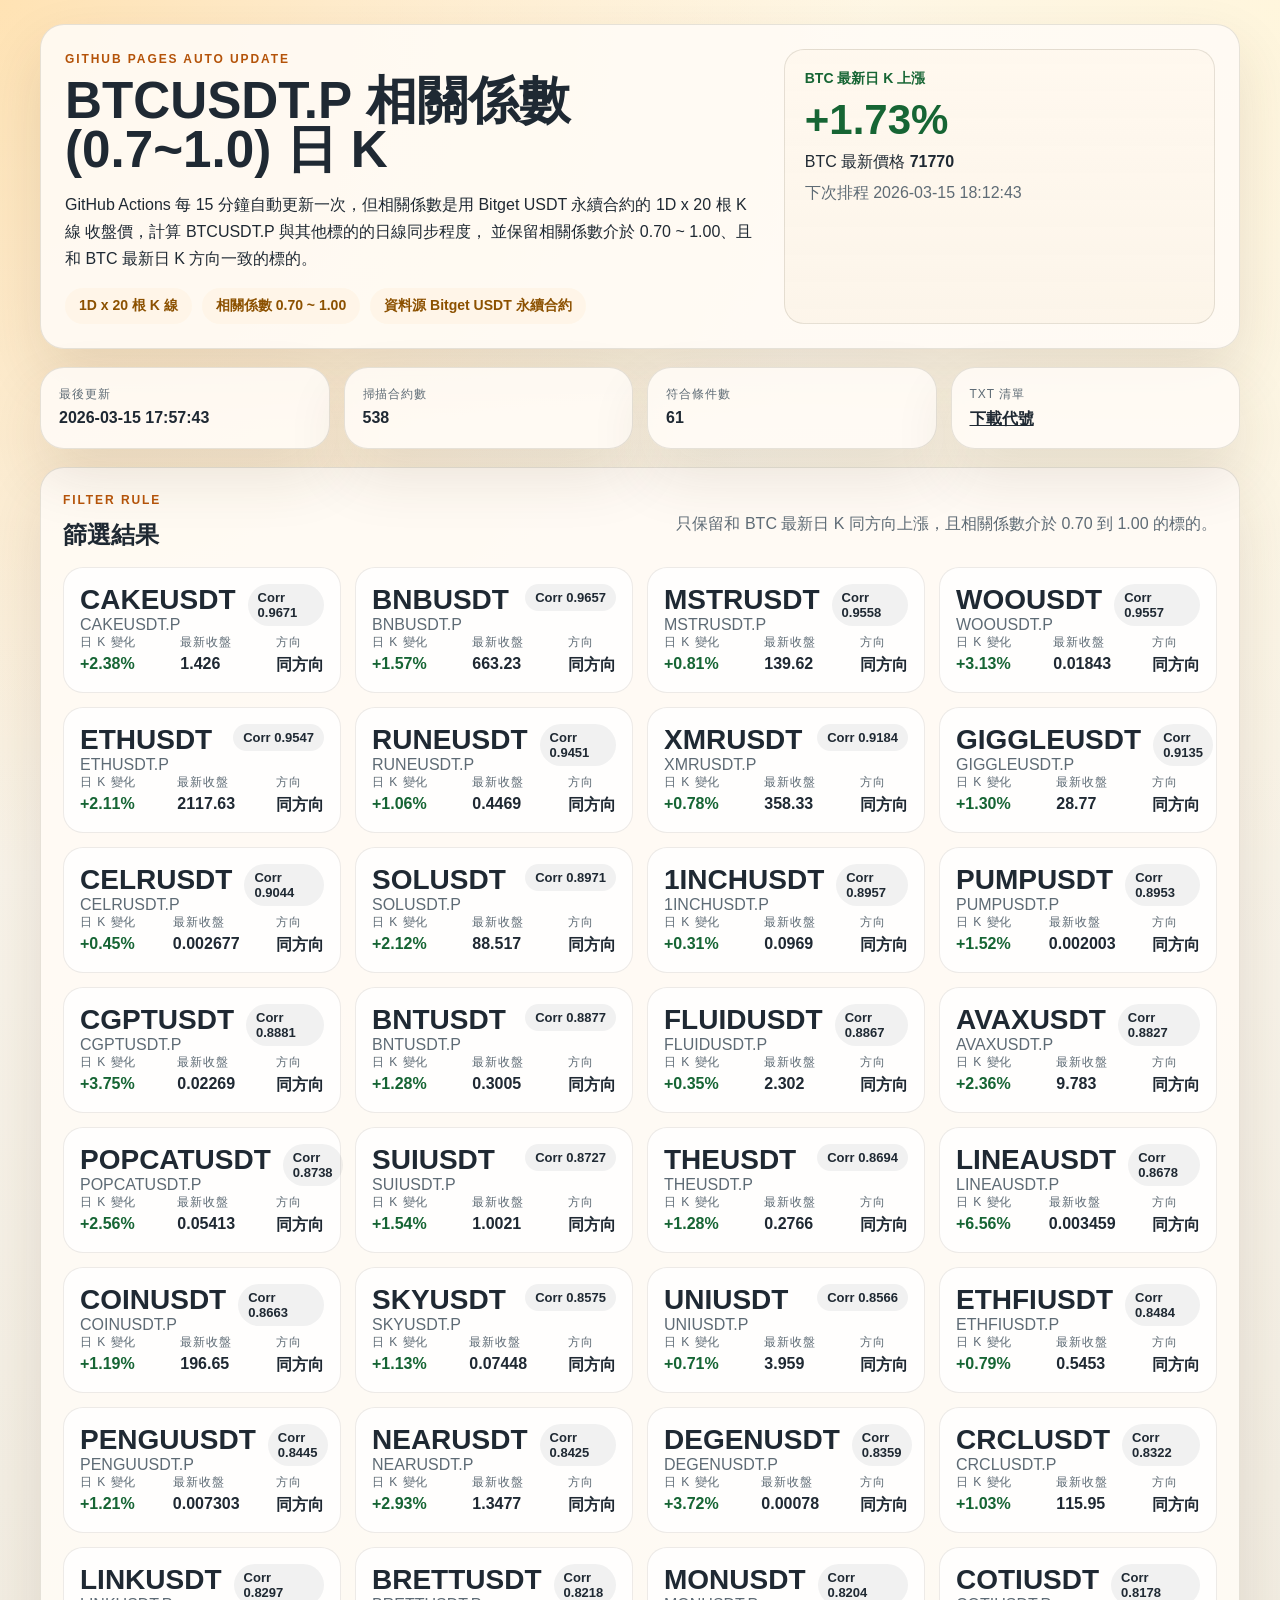
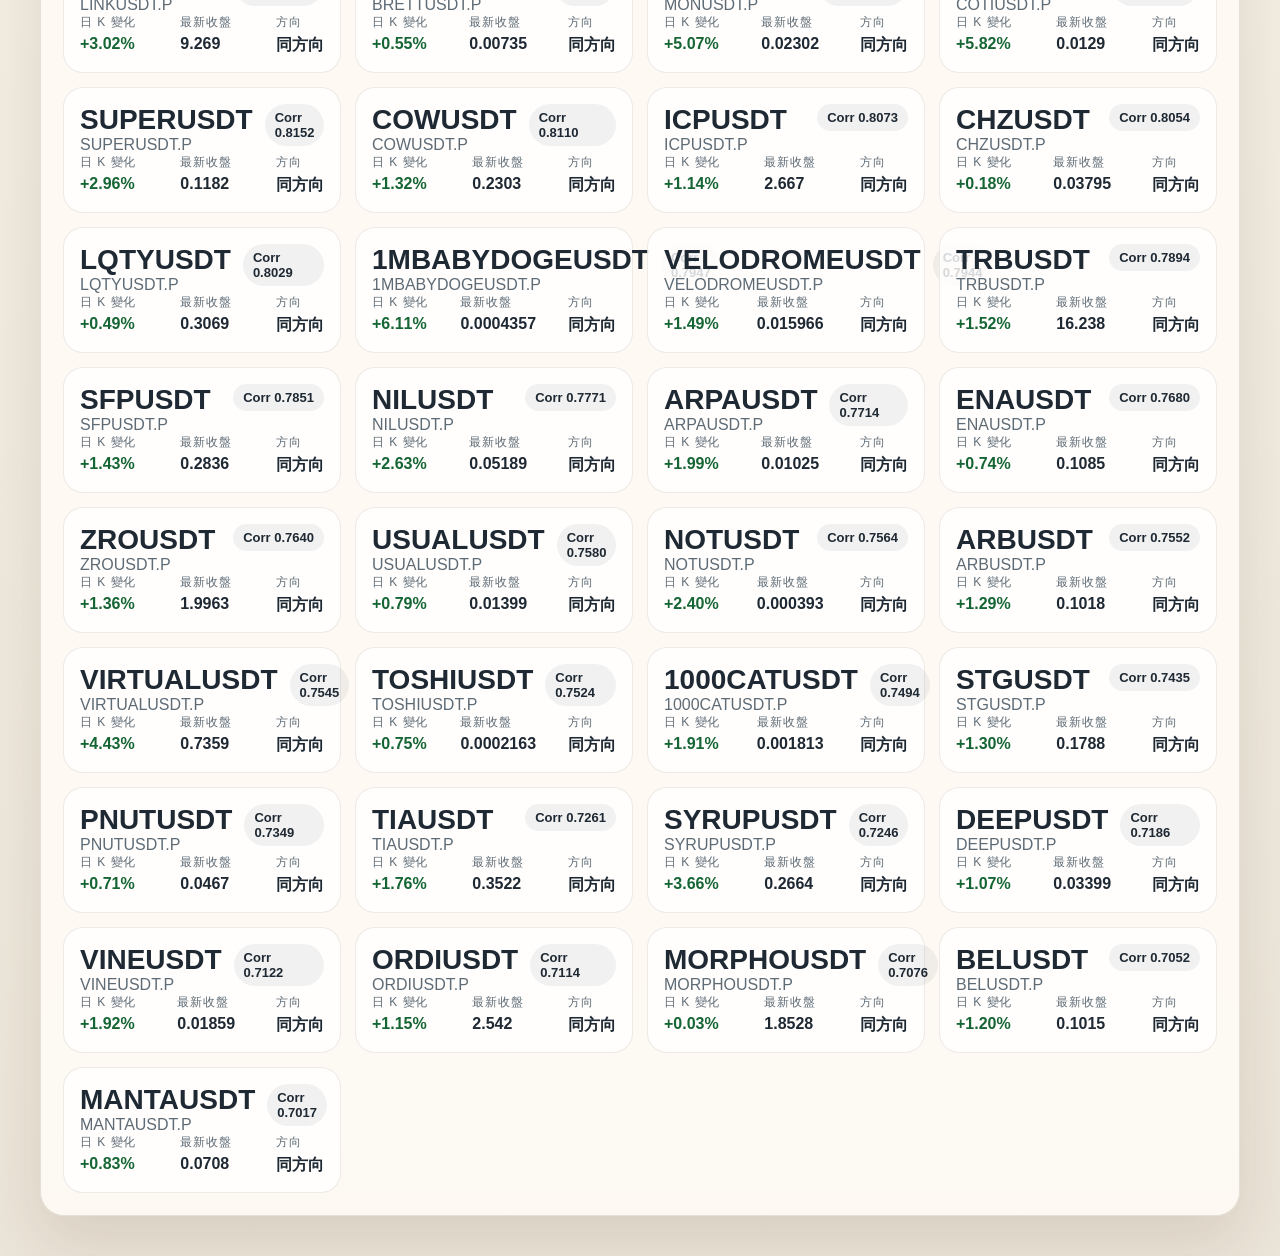
<file: index.html>
<!DOCTYPE html>
<html lang="zh-Hant">
<head>
  <meta charset="utf-8">
  <meta http-equiv="refresh" content="0; url=./docs/">
  <meta name="viewport" content="width=device-width, initial-scale=1">
  <title>Redirecting...</title>
  <script>
    window.location.replace("./docs/");
  </script>
</head>
<body>
  <p>Redirecting to <a href="./docs/">./docs/</a>...</p>
</body>
</html>
</file>
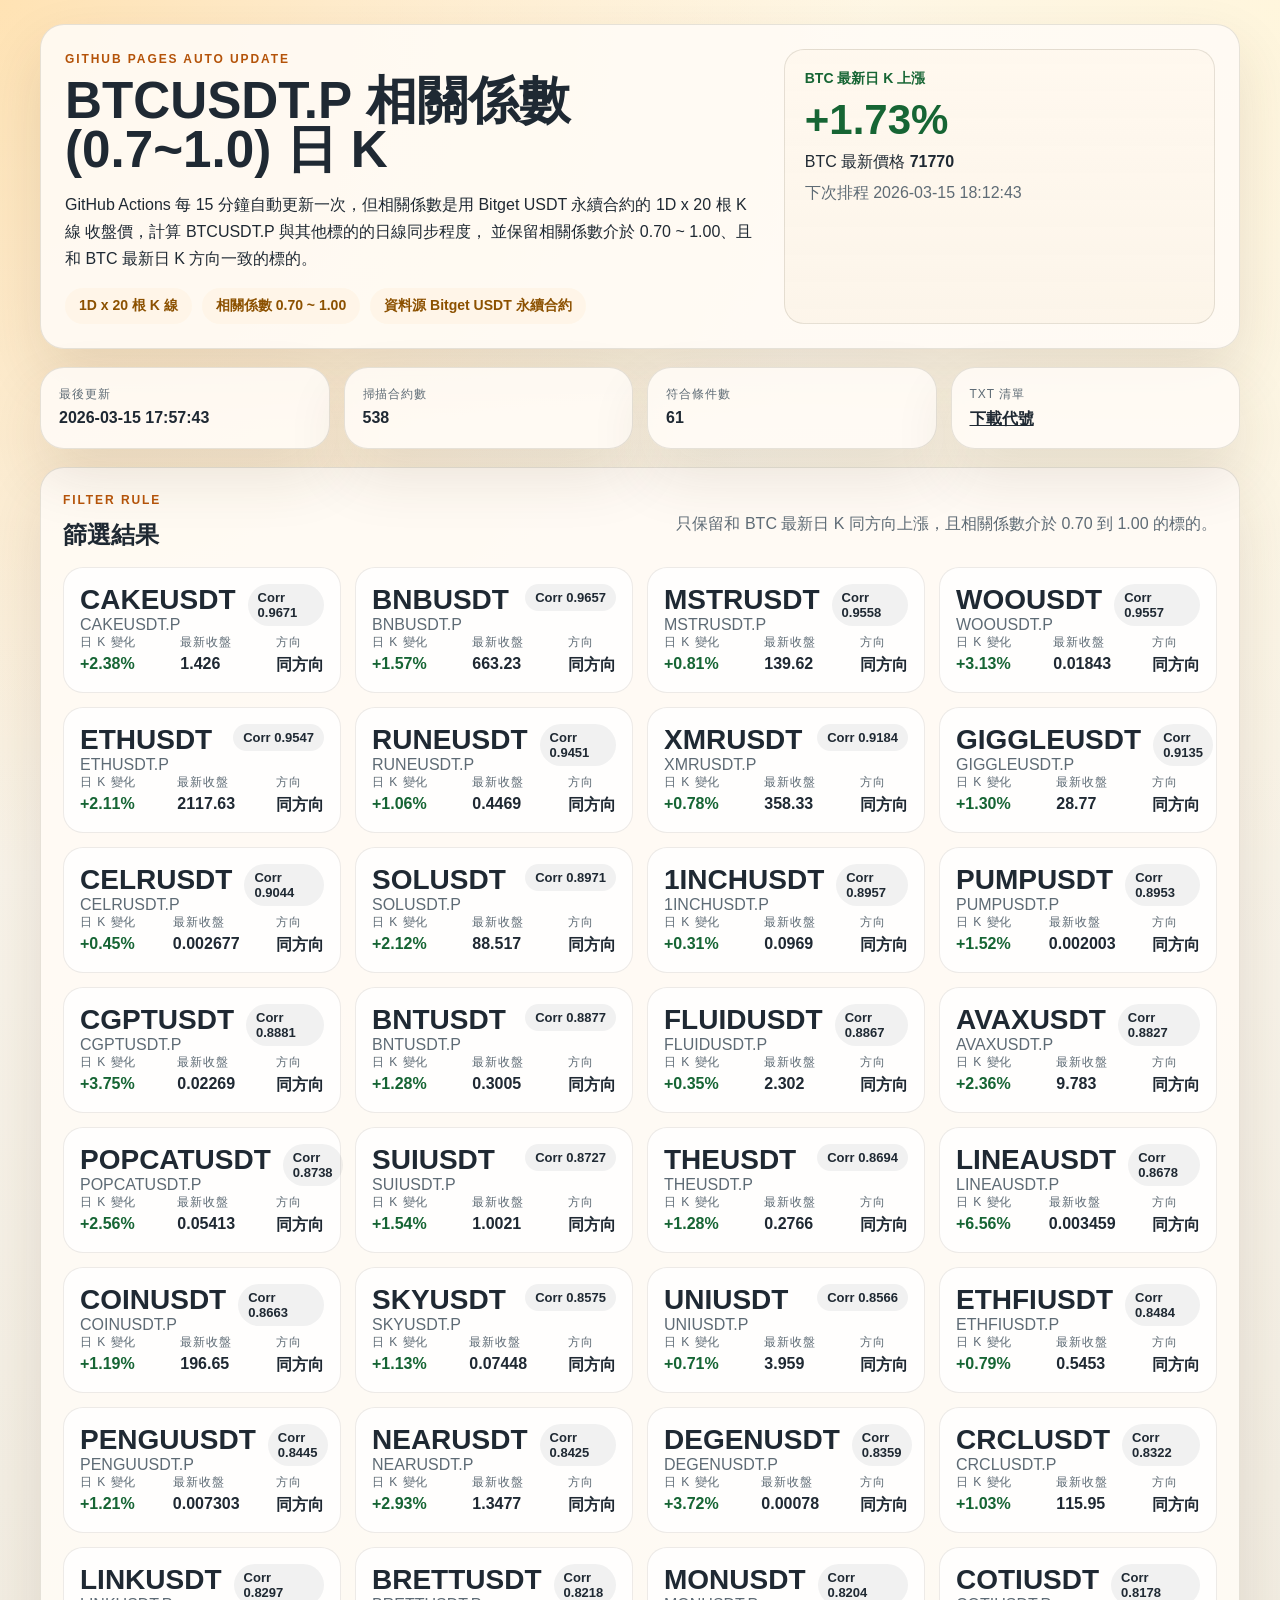
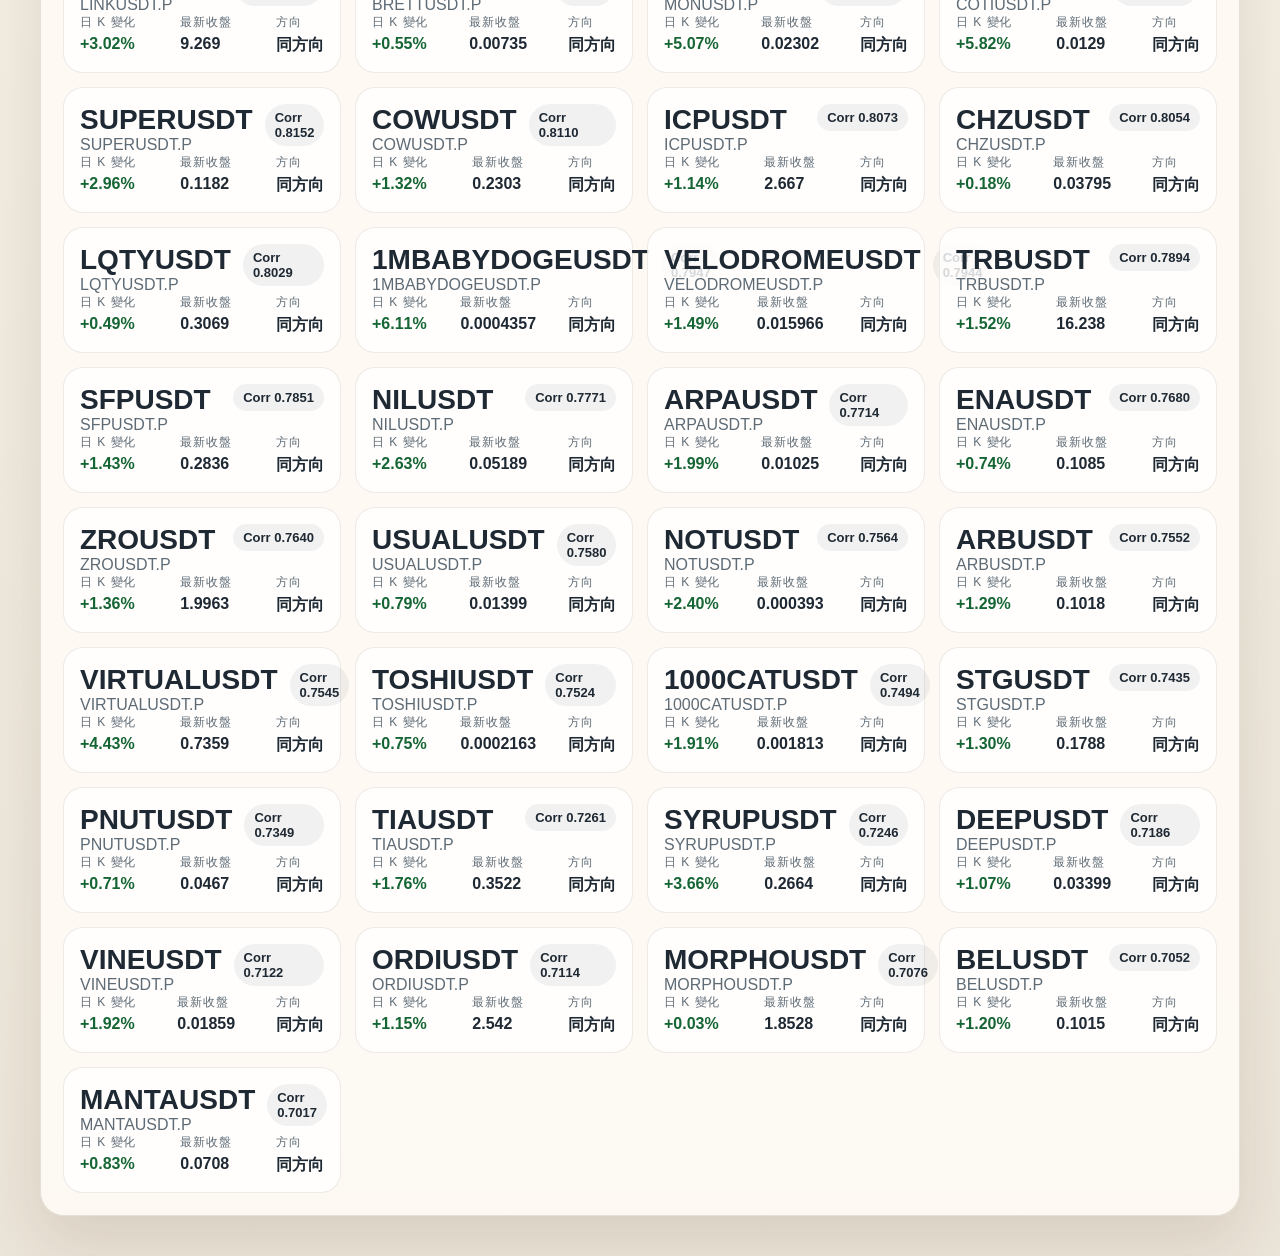
<file: docs/index.html>
<!DOCTYPE html>
<html lang="zh-Hant">
<head>
  <meta charset="utf-8">
  <meta name="viewport" content="width=device-width, initial-scale=1">
  <title>BTCUSDT.P 相關係數 (0.7~1.0) 日 K</title>
  <style>
    :root {
      --bg: #f4f1ea;
      --panel: rgba(255, 251, 245, 0.9);
      --ink: #1f2933;
      --muted: #5e6b75;
      --line: rgba(55, 40, 18, 0.12);
      --accent: #b45309;
      --positive: #166534;
      --negative: #b42318;
      --shadow: 0 26px 60px rgba(72, 48, 21, 0.12);
    }
    * { box-sizing: border-box; }
    body {
      margin: 0;
      color: var(--ink);
      font-family: "Segoe UI", "Microsoft JhengHei", sans-serif;
      background:
        radial-gradient(circle at top left, rgba(255, 205, 124, 0.52), transparent 28%),
        radial-gradient(circle at top right, rgba(255, 244, 213, 0.72), transparent 30%),
        linear-gradient(180deg, #fffaf1 0%, #f3eee3 52%, #ebe4d8 100%);
    }
    .shell { width: min(1200px, calc(100% - 24px)); margin: 0 auto; padding: 24px 0 40px; }
    .hero, .strip > div, .panel {
      background: var(--panel);
      border: 1px solid var(--line);
      border-radius: 24px;
      box-shadow: var(--shadow);
    }
    .hero {
      display: grid;
      grid-template-columns: 1.3fr .8fr;
      gap: 18px;
      padding: 24px;
      margin-bottom: 18px;
    }
    .eyebrow {
      margin: 0 0 8px;
      color: var(--accent);
      font-size: 12px;
      font-weight: 800;
      letter-spacing: .16em;
      text-transform: uppercase;
    }
    h1 { margin: 0; font-size: clamp(32px, 4vw, 54px); line-height: .95; }
    p { line-height: 1.7; }
    .chips { display: flex; flex-wrap: wrap; gap: 10px; margin-top: 16px; }
    .chip {
      padding: 9px 14px;
      border-radius: 999px;
      background: rgba(255, 245, 231, 0.9);
      color: #8c5100;
      font-size: 14px;
      font-weight: 700;
    }
    .spotlight {
      padding: 20px;
      border-radius: 20px;
      border: 1px solid var(--line);
      background: linear-gradient(180deg, rgba(255,248,238,.96), rgba(252,244,232,.92));
    }
    .spotlight .dir { font-size: 14px; font-weight: 800; }
    .spotlight .price { font-size: 42px; font-weight: 800; margin: 8px 0; }
    .trend-up { color: var(--positive); }
    .trend-down { color: var(--negative); }
    .trend-flat { color: #475467; }
    .strip {
      display: grid;
      grid-template-columns: repeat(4, minmax(0, 1fr));
      gap: 14px;
      margin-bottom: 18px;
    }
    .strip > div { padding: 18px; }
    .strip .label {
      display: block;
      margin-bottom: 6px;
      color: var(--muted);
      font-size: 12px;
      letter-spacing: .08em;
      text-transform: uppercase;
    }
    .panel { padding: 22px; }
    .panel-head {
      display: flex;
      justify-content: space-between;
      gap: 16px;
      align-items: flex-end;
      margin-bottom: 16px;
    }
    .summary { color: var(--muted); margin-bottom: 16px; }
    .grid {
      display: grid;
      grid-template-columns: repeat(auto-fill, minmax(240px, 1fr));
      gap: 14px;
    }
    .result-card {
      background: rgba(255,255,255,.82);
      border: 1px solid rgba(55, 40, 18, 0.09);
      border-radius: 20px;
      padding: 16px;
    }
    .result-top, .metrics {
      display: flex;
      justify-content: space-between;
      gap: 12px;
      align-items: flex-start;
    }
    .result-top h3 { margin: 0; font-size: 28px; }
    .sub, .label { color: var(--muted); }
    .corr {
      background: rgba(31,41,51,.06);
      padding: 6px 10px;
      border-radius: 999px;
      font-size: 13px;
      font-weight: 800;
    }
    .metric {
      display: grid;
      gap: 4px;
    }
    .label {
      font-size: 12px;
      letter-spacing: .08em;
      text-transform: uppercase;
    }
    .empty-state {
      padding: 18px;
      border: 1px dashed rgba(180, 83, 9, 0.28);
      border-radius: 18px;
      color: var(--muted);
    }
    a.download {
      color: inherit;
      font-weight: 700;
    }
    @media (max-width: 900px) {
      .hero, .strip { grid-template-columns: 1fr; }
      .panel-head, .result-top, .metrics { flex-direction: column; align-items: flex-start; }
    }
  </style>
</head>
<body>
  <div class="shell">
    <section class="hero">
      <div>
        <p class="eyebrow">GitHub Pages Auto Update</p>
        <h1>BTCUSDT.P 相關係數 (0.7~1.0) 日 K</h1>
        <p>
          GitHub Actions 每 15 分鐘自動更新一次，但相關係數是用 Bitget USDT 永續合約的
          1D x 20 根 K 線 收盤價，計算 BTCUSDT.P 與其他標的的日線同步程度，
          並保留相關係數介於 0.70 ~ 1.00、且和 BTC 最新日 K 方向一致的標的。
        </p>
        <div class="chips">
          <span class="chip">1D x 20 根 K 線</span>
          <span class="chip">相關係數 0.70 ~ 1.00</span>
          <span class="chip">資料源 Bitget USDT 永續合約</span>
        </div>
      </div>
      <div class="spotlight">
        <div class="dir trend-up">BTC 最新日 K 上漲</div>
        <div class="price trend-up">+1.73%</div>
        <div>BTC 最新價格 <strong>71770</strong></div>
        <div style="margin-top: 10px; color: var(--muted);">下次排程 2026-03-15 18:12:43</div>
      </div>
    </section>

    <section class="strip">
      <div><span class="label">最後更新</span><strong>2026-03-15 17:57:43</strong></div>
      <div><span class="label">掃描合約數</span><strong>538</strong></div>
      <div><span class="label">符合條件數</span><strong>61</strong></div>
      <div><span class="label">TXT 清單</span><a class="download" href="hot_symbols.txt">下載代號</a></div>
    </section>

    <section class="panel">
      <div class="panel-head">
        <div>
          <p class="eyebrow">Filter Rule</p>
          <h2 style="margin:0;">篩選結果</h2>
        </div>
        <div class="summary">只保留和 BTC 最新日 K 同方向上漲，且相關係數介於 0.70 到 1.00 的標的。</div>
      </div>
      <div class="grid">
        
            <article class="result-card">
              <div class="result-top">
                <div>
                  <h3>CAKEUSDT</h3>
                  <div class="sub">CAKEUSDT.P</div>
                </div>
                <span class="corr">Corr 0.9671</span>
              </div>
              <div class="metrics">
                <div class="metric">
                  <span class="label">日 K 變化</span>
                  <strong class="trend-up">+2.38%</strong>
                </div>
                <div class="metric">
                  <span class="label">最新收盤</span>
                  <strong>1.426</strong>
                </div>
                <div class="metric">
                  <span class="label">方向</span>
                  <strong>同方向</strong>
                </div>
              </div>
            </article>
            

            <article class="result-card">
              <div class="result-top">
                <div>
                  <h3>BNBUSDT</h3>
                  <div class="sub">BNBUSDT.P</div>
                </div>
                <span class="corr">Corr 0.9657</span>
              </div>
              <div class="metrics">
                <div class="metric">
                  <span class="label">日 K 變化</span>
                  <strong class="trend-up">+1.57%</strong>
                </div>
                <div class="metric">
                  <span class="label">最新收盤</span>
                  <strong>663.23</strong>
                </div>
                <div class="metric">
                  <span class="label">方向</span>
                  <strong>同方向</strong>
                </div>
              </div>
            </article>
            

            <article class="result-card">
              <div class="result-top">
                <div>
                  <h3>MSTRUSDT</h3>
                  <div class="sub">MSTRUSDT.P</div>
                </div>
                <span class="corr">Corr 0.9558</span>
              </div>
              <div class="metrics">
                <div class="metric">
                  <span class="label">日 K 變化</span>
                  <strong class="trend-up">+0.81%</strong>
                </div>
                <div class="metric">
                  <span class="label">最新收盤</span>
                  <strong>139.62</strong>
                </div>
                <div class="metric">
                  <span class="label">方向</span>
                  <strong>同方向</strong>
                </div>
              </div>
            </article>
            

            <article class="result-card">
              <div class="result-top">
                <div>
                  <h3>WOOUSDT</h3>
                  <div class="sub">WOOUSDT.P</div>
                </div>
                <span class="corr">Corr 0.9557</span>
              </div>
              <div class="metrics">
                <div class="metric">
                  <span class="label">日 K 變化</span>
                  <strong class="trend-up">+3.13%</strong>
                </div>
                <div class="metric">
                  <span class="label">最新收盤</span>
                  <strong>0.01843</strong>
                </div>
                <div class="metric">
                  <span class="label">方向</span>
                  <strong>同方向</strong>
                </div>
              </div>
            </article>
            

            <article class="result-card">
              <div class="result-top">
                <div>
                  <h3>ETHUSDT</h3>
                  <div class="sub">ETHUSDT.P</div>
                </div>
                <span class="corr">Corr 0.9547</span>
              </div>
              <div class="metrics">
                <div class="metric">
                  <span class="label">日 K 變化</span>
                  <strong class="trend-up">+2.11%</strong>
                </div>
                <div class="metric">
                  <span class="label">最新收盤</span>
                  <strong>2117.63</strong>
                </div>
                <div class="metric">
                  <span class="label">方向</span>
                  <strong>同方向</strong>
                </div>
              </div>
            </article>
            

            <article class="result-card">
              <div class="result-top">
                <div>
                  <h3>RUNEUSDT</h3>
                  <div class="sub">RUNEUSDT.P</div>
                </div>
                <span class="corr">Corr 0.9451</span>
              </div>
              <div class="metrics">
                <div class="metric">
                  <span class="label">日 K 變化</span>
                  <strong class="trend-up">+1.06%</strong>
                </div>
                <div class="metric">
                  <span class="label">最新收盤</span>
                  <strong>0.4469</strong>
                </div>
                <div class="metric">
                  <span class="label">方向</span>
                  <strong>同方向</strong>
                </div>
              </div>
            </article>
            

            <article class="result-card">
              <div class="result-top">
                <div>
                  <h3>XMRUSDT</h3>
                  <div class="sub">XMRUSDT.P</div>
                </div>
                <span class="corr">Corr 0.9184</span>
              </div>
              <div class="metrics">
                <div class="metric">
                  <span class="label">日 K 變化</span>
                  <strong class="trend-up">+0.78%</strong>
                </div>
                <div class="metric">
                  <span class="label">最新收盤</span>
                  <strong>358.33</strong>
                </div>
                <div class="metric">
                  <span class="label">方向</span>
                  <strong>同方向</strong>
                </div>
              </div>
            </article>
            

            <article class="result-card">
              <div class="result-top">
                <div>
                  <h3>GIGGLEUSDT</h3>
                  <div class="sub">GIGGLEUSDT.P</div>
                </div>
                <span class="corr">Corr 0.9135</span>
              </div>
              <div class="metrics">
                <div class="metric">
                  <span class="label">日 K 變化</span>
                  <strong class="trend-up">+1.30%</strong>
                </div>
                <div class="metric">
                  <span class="label">最新收盤</span>
                  <strong>28.77</strong>
                </div>
                <div class="metric">
                  <span class="label">方向</span>
                  <strong>同方向</strong>
                </div>
              </div>
            </article>
            

            <article class="result-card">
              <div class="result-top">
                <div>
                  <h3>CELRUSDT</h3>
                  <div class="sub">CELRUSDT.P</div>
                </div>
                <span class="corr">Corr 0.9044</span>
              </div>
              <div class="metrics">
                <div class="metric">
                  <span class="label">日 K 變化</span>
                  <strong class="trend-up">+0.45%</strong>
                </div>
                <div class="metric">
                  <span class="label">最新收盤</span>
                  <strong>0.002677</strong>
                </div>
                <div class="metric">
                  <span class="label">方向</span>
                  <strong>同方向</strong>
                </div>
              </div>
            </article>
            

            <article class="result-card">
              <div class="result-top">
                <div>
                  <h3>SOLUSDT</h3>
                  <div class="sub">SOLUSDT.P</div>
                </div>
                <span class="corr">Corr 0.8971</span>
              </div>
              <div class="metrics">
                <div class="metric">
                  <span class="label">日 K 變化</span>
                  <strong class="trend-up">+2.12%</strong>
                </div>
                <div class="metric">
                  <span class="label">最新收盤</span>
                  <strong>88.517</strong>
                </div>
                <div class="metric">
                  <span class="label">方向</span>
                  <strong>同方向</strong>
                </div>
              </div>
            </article>
            

            <article class="result-card">
              <div class="result-top">
                <div>
                  <h3>1INCHUSDT</h3>
                  <div class="sub">1INCHUSDT.P</div>
                </div>
                <span class="corr">Corr 0.8957</span>
              </div>
              <div class="metrics">
                <div class="metric">
                  <span class="label">日 K 變化</span>
                  <strong class="trend-up">+0.31%</strong>
                </div>
                <div class="metric">
                  <span class="label">最新收盤</span>
                  <strong>0.0969</strong>
                </div>
                <div class="metric">
                  <span class="label">方向</span>
                  <strong>同方向</strong>
                </div>
              </div>
            </article>
            

            <article class="result-card">
              <div class="result-top">
                <div>
                  <h3>PUMPUSDT</h3>
                  <div class="sub">PUMPUSDT.P</div>
                </div>
                <span class="corr">Corr 0.8953</span>
              </div>
              <div class="metrics">
                <div class="metric">
                  <span class="label">日 K 變化</span>
                  <strong class="trend-up">+1.52%</strong>
                </div>
                <div class="metric">
                  <span class="label">最新收盤</span>
                  <strong>0.002003</strong>
                </div>
                <div class="metric">
                  <span class="label">方向</span>
                  <strong>同方向</strong>
                </div>
              </div>
            </article>
            

            <article class="result-card">
              <div class="result-top">
                <div>
                  <h3>CGPTUSDT</h3>
                  <div class="sub">CGPTUSDT.P</div>
                </div>
                <span class="corr">Corr 0.8881</span>
              </div>
              <div class="metrics">
                <div class="metric">
                  <span class="label">日 K 變化</span>
                  <strong class="trend-up">+3.75%</strong>
                </div>
                <div class="metric">
                  <span class="label">最新收盤</span>
                  <strong>0.02269</strong>
                </div>
                <div class="metric">
                  <span class="label">方向</span>
                  <strong>同方向</strong>
                </div>
              </div>
            </article>
            

            <article class="result-card">
              <div class="result-top">
                <div>
                  <h3>BNTUSDT</h3>
                  <div class="sub">BNTUSDT.P</div>
                </div>
                <span class="corr">Corr 0.8877</span>
              </div>
              <div class="metrics">
                <div class="metric">
                  <span class="label">日 K 變化</span>
                  <strong class="trend-up">+1.28%</strong>
                </div>
                <div class="metric">
                  <span class="label">最新收盤</span>
                  <strong>0.3005</strong>
                </div>
                <div class="metric">
                  <span class="label">方向</span>
                  <strong>同方向</strong>
                </div>
              </div>
            </article>
            

            <article class="result-card">
              <div class="result-top">
                <div>
                  <h3>FLUIDUSDT</h3>
                  <div class="sub">FLUIDUSDT.P</div>
                </div>
                <span class="corr">Corr 0.8867</span>
              </div>
              <div class="metrics">
                <div class="metric">
                  <span class="label">日 K 變化</span>
                  <strong class="trend-up">+0.35%</strong>
                </div>
                <div class="metric">
                  <span class="label">最新收盤</span>
                  <strong>2.302</strong>
                </div>
                <div class="metric">
                  <span class="label">方向</span>
                  <strong>同方向</strong>
                </div>
              </div>
            </article>
            

            <article class="result-card">
              <div class="result-top">
                <div>
                  <h3>AVAXUSDT</h3>
                  <div class="sub">AVAXUSDT.P</div>
                </div>
                <span class="corr">Corr 0.8827</span>
              </div>
              <div class="metrics">
                <div class="metric">
                  <span class="label">日 K 變化</span>
                  <strong class="trend-up">+2.36%</strong>
                </div>
                <div class="metric">
                  <span class="label">最新收盤</span>
                  <strong>9.783</strong>
                </div>
                <div class="metric">
                  <span class="label">方向</span>
                  <strong>同方向</strong>
                </div>
              </div>
            </article>
            

            <article class="result-card">
              <div class="result-top">
                <div>
                  <h3>POPCATUSDT</h3>
                  <div class="sub">POPCATUSDT.P</div>
                </div>
                <span class="corr">Corr 0.8738</span>
              </div>
              <div class="metrics">
                <div class="metric">
                  <span class="label">日 K 變化</span>
                  <strong class="trend-up">+2.56%</strong>
                </div>
                <div class="metric">
                  <span class="label">最新收盤</span>
                  <strong>0.05413</strong>
                </div>
                <div class="metric">
                  <span class="label">方向</span>
                  <strong>同方向</strong>
                </div>
              </div>
            </article>
            

            <article class="result-card">
              <div class="result-top">
                <div>
                  <h3>SUIUSDT</h3>
                  <div class="sub">SUIUSDT.P</div>
                </div>
                <span class="corr">Corr 0.8727</span>
              </div>
              <div class="metrics">
                <div class="metric">
                  <span class="label">日 K 變化</span>
                  <strong class="trend-up">+1.54%</strong>
                </div>
                <div class="metric">
                  <span class="label">最新收盤</span>
                  <strong>1.0021</strong>
                </div>
                <div class="metric">
                  <span class="label">方向</span>
                  <strong>同方向</strong>
                </div>
              </div>
            </article>
            

            <article class="result-card">
              <div class="result-top">
                <div>
                  <h3>THEUSDT</h3>
                  <div class="sub">THEUSDT.P</div>
                </div>
                <span class="corr">Corr 0.8694</span>
              </div>
              <div class="metrics">
                <div class="metric">
                  <span class="label">日 K 變化</span>
                  <strong class="trend-up">+1.28%</strong>
                </div>
                <div class="metric">
                  <span class="label">最新收盤</span>
                  <strong>0.2766</strong>
                </div>
                <div class="metric">
                  <span class="label">方向</span>
                  <strong>同方向</strong>
                </div>
              </div>
            </article>
            

            <article class="result-card">
              <div class="result-top">
                <div>
                  <h3>LINEAUSDT</h3>
                  <div class="sub">LINEAUSDT.P</div>
                </div>
                <span class="corr">Corr 0.8678</span>
              </div>
              <div class="metrics">
                <div class="metric">
                  <span class="label">日 K 變化</span>
                  <strong class="trend-up">+6.56%</strong>
                </div>
                <div class="metric">
                  <span class="label">最新收盤</span>
                  <strong>0.003459</strong>
                </div>
                <div class="metric">
                  <span class="label">方向</span>
                  <strong>同方向</strong>
                </div>
              </div>
            </article>
            

            <article class="result-card">
              <div class="result-top">
                <div>
                  <h3>COINUSDT</h3>
                  <div class="sub">COINUSDT.P</div>
                </div>
                <span class="corr">Corr 0.8663</span>
              </div>
              <div class="metrics">
                <div class="metric">
                  <span class="label">日 K 變化</span>
                  <strong class="trend-up">+1.19%</strong>
                </div>
                <div class="metric">
                  <span class="label">最新收盤</span>
                  <strong>196.65</strong>
                </div>
                <div class="metric">
                  <span class="label">方向</span>
                  <strong>同方向</strong>
                </div>
              </div>
            </article>
            

            <article class="result-card">
              <div class="result-top">
                <div>
                  <h3>SKYUSDT</h3>
                  <div class="sub">SKYUSDT.P</div>
                </div>
                <span class="corr">Corr 0.8575</span>
              </div>
              <div class="metrics">
                <div class="metric">
                  <span class="label">日 K 變化</span>
                  <strong class="trend-up">+1.13%</strong>
                </div>
                <div class="metric">
                  <span class="label">最新收盤</span>
                  <strong>0.07448</strong>
                </div>
                <div class="metric">
                  <span class="label">方向</span>
                  <strong>同方向</strong>
                </div>
              </div>
            </article>
            

            <article class="result-card">
              <div class="result-top">
                <div>
                  <h3>UNIUSDT</h3>
                  <div class="sub">UNIUSDT.P</div>
                </div>
                <span class="corr">Corr 0.8566</span>
              </div>
              <div class="metrics">
                <div class="metric">
                  <span class="label">日 K 變化</span>
                  <strong class="trend-up">+0.71%</strong>
                </div>
                <div class="metric">
                  <span class="label">最新收盤</span>
                  <strong>3.959</strong>
                </div>
                <div class="metric">
                  <span class="label">方向</span>
                  <strong>同方向</strong>
                </div>
              </div>
            </article>
            

            <article class="result-card">
              <div class="result-top">
                <div>
                  <h3>ETHFIUSDT</h3>
                  <div class="sub">ETHFIUSDT.P</div>
                </div>
                <span class="corr">Corr 0.8484</span>
              </div>
              <div class="metrics">
                <div class="metric">
                  <span class="label">日 K 變化</span>
                  <strong class="trend-up">+0.79%</strong>
                </div>
                <div class="metric">
                  <span class="label">最新收盤</span>
                  <strong>0.5453</strong>
                </div>
                <div class="metric">
                  <span class="label">方向</span>
                  <strong>同方向</strong>
                </div>
              </div>
            </article>
            

            <article class="result-card">
              <div class="result-top">
                <div>
                  <h3>PENGUUSDT</h3>
                  <div class="sub">PENGUUSDT.P</div>
                </div>
                <span class="corr">Corr 0.8445</span>
              </div>
              <div class="metrics">
                <div class="metric">
                  <span class="label">日 K 變化</span>
                  <strong class="trend-up">+1.21%</strong>
                </div>
                <div class="metric">
                  <span class="label">最新收盤</span>
                  <strong>0.007303</strong>
                </div>
                <div class="metric">
                  <span class="label">方向</span>
                  <strong>同方向</strong>
                </div>
              </div>
            </article>
            

            <article class="result-card">
              <div class="result-top">
                <div>
                  <h3>NEARUSDT</h3>
                  <div class="sub">NEARUSDT.P</div>
                </div>
                <span class="corr">Corr 0.8425</span>
              </div>
              <div class="metrics">
                <div class="metric">
                  <span class="label">日 K 變化</span>
                  <strong class="trend-up">+2.93%</strong>
                </div>
                <div class="metric">
                  <span class="label">最新收盤</span>
                  <strong>1.3477</strong>
                </div>
                <div class="metric">
                  <span class="label">方向</span>
                  <strong>同方向</strong>
                </div>
              </div>
            </article>
            

            <article class="result-card">
              <div class="result-top">
                <div>
                  <h3>DEGENUSDT</h3>
                  <div class="sub">DEGENUSDT.P</div>
                </div>
                <span class="corr">Corr 0.8359</span>
              </div>
              <div class="metrics">
                <div class="metric">
                  <span class="label">日 K 變化</span>
                  <strong class="trend-up">+3.72%</strong>
                </div>
                <div class="metric">
                  <span class="label">最新收盤</span>
                  <strong>0.00078</strong>
                </div>
                <div class="metric">
                  <span class="label">方向</span>
                  <strong>同方向</strong>
                </div>
              </div>
            </article>
            

            <article class="result-card">
              <div class="result-top">
                <div>
                  <h3>CRCLUSDT</h3>
                  <div class="sub">CRCLUSDT.P</div>
                </div>
                <span class="corr">Corr 0.8322</span>
              </div>
              <div class="metrics">
                <div class="metric">
                  <span class="label">日 K 變化</span>
                  <strong class="trend-up">+1.03%</strong>
                </div>
                <div class="metric">
                  <span class="label">最新收盤</span>
                  <strong>115.95</strong>
                </div>
                <div class="metric">
                  <span class="label">方向</span>
                  <strong>同方向</strong>
                </div>
              </div>
            </article>
            

            <article class="result-card">
              <div class="result-top">
                <div>
                  <h3>LINKUSDT</h3>
                  <div class="sub">LINKUSDT.P</div>
                </div>
                <span class="corr">Corr 0.8297</span>
              </div>
              <div class="metrics">
                <div class="metric">
                  <span class="label">日 K 變化</span>
                  <strong class="trend-up">+3.02%</strong>
                </div>
                <div class="metric">
                  <span class="label">最新收盤</span>
                  <strong>9.269</strong>
                </div>
                <div class="metric">
                  <span class="label">方向</span>
                  <strong>同方向</strong>
                </div>
              </div>
            </article>
            

            <article class="result-card">
              <div class="result-top">
                <div>
                  <h3>BRETTUSDT</h3>
                  <div class="sub">BRETTUSDT.P</div>
                </div>
                <span class="corr">Corr 0.8218</span>
              </div>
              <div class="metrics">
                <div class="metric">
                  <span class="label">日 K 變化</span>
                  <strong class="trend-up">+0.55%</strong>
                </div>
                <div class="metric">
                  <span class="label">最新收盤</span>
                  <strong>0.00735</strong>
                </div>
                <div class="metric">
                  <span class="label">方向</span>
                  <strong>同方向</strong>
                </div>
              </div>
            </article>
            

            <article class="result-card">
              <div class="result-top">
                <div>
                  <h3>MONUSDT</h3>
                  <div class="sub">MONUSDT.P</div>
                </div>
                <span class="corr">Corr 0.8204</span>
              </div>
              <div class="metrics">
                <div class="metric">
                  <span class="label">日 K 變化</span>
                  <strong class="trend-up">+5.07%</strong>
                </div>
                <div class="metric">
                  <span class="label">最新收盤</span>
                  <strong>0.02302</strong>
                </div>
                <div class="metric">
                  <span class="label">方向</span>
                  <strong>同方向</strong>
                </div>
              </div>
            </article>
            

            <article class="result-card">
              <div class="result-top">
                <div>
                  <h3>COTIUSDT</h3>
                  <div class="sub">COTIUSDT.P</div>
                </div>
                <span class="corr">Corr 0.8178</span>
              </div>
              <div class="metrics">
                <div class="metric">
                  <span class="label">日 K 變化</span>
                  <strong class="trend-up">+5.82%</strong>
                </div>
                <div class="metric">
                  <span class="label">最新收盤</span>
                  <strong>0.0129</strong>
                </div>
                <div class="metric">
                  <span class="label">方向</span>
                  <strong>同方向</strong>
                </div>
              </div>
            </article>
            

            <article class="result-card">
              <div class="result-top">
                <div>
                  <h3>SUPERUSDT</h3>
                  <div class="sub">SUPERUSDT.P</div>
                </div>
                <span class="corr">Corr 0.8152</span>
              </div>
              <div class="metrics">
                <div class="metric">
                  <span class="label">日 K 變化</span>
                  <strong class="trend-up">+2.96%</strong>
                </div>
                <div class="metric">
                  <span class="label">最新收盤</span>
                  <strong>0.1182</strong>
                </div>
                <div class="metric">
                  <span class="label">方向</span>
                  <strong>同方向</strong>
                </div>
              </div>
            </article>
            

            <article class="result-card">
              <div class="result-top">
                <div>
                  <h3>COWUSDT</h3>
                  <div class="sub">COWUSDT.P</div>
                </div>
                <span class="corr">Corr 0.8110</span>
              </div>
              <div class="metrics">
                <div class="metric">
                  <span class="label">日 K 變化</span>
                  <strong class="trend-up">+1.32%</strong>
                </div>
                <div class="metric">
                  <span class="label">最新收盤</span>
                  <strong>0.2303</strong>
                </div>
                <div class="metric">
                  <span class="label">方向</span>
                  <strong>同方向</strong>
                </div>
              </div>
            </article>
            

            <article class="result-card">
              <div class="result-top">
                <div>
                  <h3>ICPUSDT</h3>
                  <div class="sub">ICPUSDT.P</div>
                </div>
                <span class="corr">Corr 0.8073</span>
              </div>
              <div class="metrics">
                <div class="metric">
                  <span class="label">日 K 變化</span>
                  <strong class="trend-up">+1.14%</strong>
                </div>
                <div class="metric">
                  <span class="label">最新收盤</span>
                  <strong>2.667</strong>
                </div>
                <div class="metric">
                  <span class="label">方向</span>
                  <strong>同方向</strong>
                </div>
              </div>
            </article>
            

            <article class="result-card">
              <div class="result-top">
                <div>
                  <h3>CHZUSDT</h3>
                  <div class="sub">CHZUSDT.P</div>
                </div>
                <span class="corr">Corr 0.8054</span>
              </div>
              <div class="metrics">
                <div class="metric">
                  <span class="label">日 K 變化</span>
                  <strong class="trend-up">+0.18%</strong>
                </div>
                <div class="metric">
                  <span class="label">最新收盤</span>
                  <strong>0.03795</strong>
                </div>
                <div class="metric">
                  <span class="label">方向</span>
                  <strong>同方向</strong>
                </div>
              </div>
            </article>
            

            <article class="result-card">
              <div class="result-top">
                <div>
                  <h3>LQTYUSDT</h3>
                  <div class="sub">LQTYUSDT.P</div>
                </div>
                <span class="corr">Corr 0.8029</span>
              </div>
              <div class="metrics">
                <div class="metric">
                  <span class="label">日 K 變化</span>
                  <strong class="trend-up">+0.49%</strong>
                </div>
                <div class="metric">
                  <span class="label">最新收盤</span>
                  <strong>0.3069</strong>
                </div>
                <div class="metric">
                  <span class="label">方向</span>
                  <strong>同方向</strong>
                </div>
              </div>
            </article>
            

            <article class="result-card">
              <div class="result-top">
                <div>
                  <h3>1MBABYDOGEUSDT</h3>
                  <div class="sub">1MBABYDOGEUSDT.P</div>
                </div>
                <span class="corr">Corr 0.7947</span>
              </div>
              <div class="metrics">
                <div class="metric">
                  <span class="label">日 K 變化</span>
                  <strong class="trend-up">+6.11%</strong>
                </div>
                <div class="metric">
                  <span class="label">最新收盤</span>
                  <strong>0.0004357</strong>
                </div>
                <div class="metric">
                  <span class="label">方向</span>
                  <strong>同方向</strong>
                </div>
              </div>
            </article>
            

            <article class="result-card">
              <div class="result-top">
                <div>
                  <h3>VELODROMEUSDT</h3>
                  <div class="sub">VELODROMEUSDT.P</div>
                </div>
                <span class="corr">Corr 0.7944</span>
              </div>
              <div class="metrics">
                <div class="metric">
                  <span class="label">日 K 變化</span>
                  <strong class="trend-up">+1.49%</strong>
                </div>
                <div class="metric">
                  <span class="label">最新收盤</span>
                  <strong>0.015966</strong>
                </div>
                <div class="metric">
                  <span class="label">方向</span>
                  <strong>同方向</strong>
                </div>
              </div>
            </article>
            

            <article class="result-card">
              <div class="result-top">
                <div>
                  <h3>TRBUSDT</h3>
                  <div class="sub">TRBUSDT.P</div>
                </div>
                <span class="corr">Corr 0.7894</span>
              </div>
              <div class="metrics">
                <div class="metric">
                  <span class="label">日 K 變化</span>
                  <strong class="trend-up">+1.52%</strong>
                </div>
                <div class="metric">
                  <span class="label">最新收盤</span>
                  <strong>16.238</strong>
                </div>
                <div class="metric">
                  <span class="label">方向</span>
                  <strong>同方向</strong>
                </div>
              </div>
            </article>
            

            <article class="result-card">
              <div class="result-top">
                <div>
                  <h3>SFPUSDT</h3>
                  <div class="sub">SFPUSDT.P</div>
                </div>
                <span class="corr">Corr 0.7851</span>
              </div>
              <div class="metrics">
                <div class="metric">
                  <span class="label">日 K 變化</span>
                  <strong class="trend-up">+1.43%</strong>
                </div>
                <div class="metric">
                  <span class="label">最新收盤</span>
                  <strong>0.2836</strong>
                </div>
                <div class="metric">
                  <span class="label">方向</span>
                  <strong>同方向</strong>
                </div>
              </div>
            </article>
            

            <article class="result-card">
              <div class="result-top">
                <div>
                  <h3>NILUSDT</h3>
                  <div class="sub">NILUSDT.P</div>
                </div>
                <span class="corr">Corr 0.7771</span>
              </div>
              <div class="metrics">
                <div class="metric">
                  <span class="label">日 K 變化</span>
                  <strong class="trend-up">+2.63%</strong>
                </div>
                <div class="metric">
                  <span class="label">最新收盤</span>
                  <strong>0.05189</strong>
                </div>
                <div class="metric">
                  <span class="label">方向</span>
                  <strong>同方向</strong>
                </div>
              </div>
            </article>
            

            <article class="result-card">
              <div class="result-top">
                <div>
                  <h3>ARPAUSDT</h3>
                  <div class="sub">ARPAUSDT.P</div>
                </div>
                <span class="corr">Corr 0.7714</span>
              </div>
              <div class="metrics">
                <div class="metric">
                  <span class="label">日 K 變化</span>
                  <strong class="trend-up">+1.99%</strong>
                </div>
                <div class="metric">
                  <span class="label">最新收盤</span>
                  <strong>0.01025</strong>
                </div>
                <div class="metric">
                  <span class="label">方向</span>
                  <strong>同方向</strong>
                </div>
              </div>
            </article>
            

            <article class="result-card">
              <div class="result-top">
                <div>
                  <h3>ENAUSDT</h3>
                  <div class="sub">ENAUSDT.P</div>
                </div>
                <span class="corr">Corr 0.7680</span>
              </div>
              <div class="metrics">
                <div class="metric">
                  <span class="label">日 K 變化</span>
                  <strong class="trend-up">+0.74%</strong>
                </div>
                <div class="metric">
                  <span class="label">最新收盤</span>
                  <strong>0.1085</strong>
                </div>
                <div class="metric">
                  <span class="label">方向</span>
                  <strong>同方向</strong>
                </div>
              </div>
            </article>
            

            <article class="result-card">
              <div class="result-top">
                <div>
                  <h3>ZROUSDT</h3>
                  <div class="sub">ZROUSDT.P</div>
                </div>
                <span class="corr">Corr 0.7640</span>
              </div>
              <div class="metrics">
                <div class="metric">
                  <span class="label">日 K 變化</span>
                  <strong class="trend-up">+1.36%</strong>
                </div>
                <div class="metric">
                  <span class="label">最新收盤</span>
                  <strong>1.9963</strong>
                </div>
                <div class="metric">
                  <span class="label">方向</span>
                  <strong>同方向</strong>
                </div>
              </div>
            </article>
            

            <article class="result-card">
              <div class="result-top">
                <div>
                  <h3>USUALUSDT</h3>
                  <div class="sub">USUALUSDT.P</div>
                </div>
                <span class="corr">Corr 0.7580</span>
              </div>
              <div class="metrics">
                <div class="metric">
                  <span class="label">日 K 變化</span>
                  <strong class="trend-up">+0.79%</strong>
                </div>
                <div class="metric">
                  <span class="label">最新收盤</span>
                  <strong>0.01399</strong>
                </div>
                <div class="metric">
                  <span class="label">方向</span>
                  <strong>同方向</strong>
                </div>
              </div>
            </article>
            

            <article class="result-card">
              <div class="result-top">
                <div>
                  <h3>NOTUSDT</h3>
                  <div class="sub">NOTUSDT.P</div>
                </div>
                <span class="corr">Corr 0.7564</span>
              </div>
              <div class="metrics">
                <div class="metric">
                  <span class="label">日 K 變化</span>
                  <strong class="trend-up">+2.40%</strong>
                </div>
                <div class="metric">
                  <span class="label">最新收盤</span>
                  <strong>0.000393</strong>
                </div>
                <div class="metric">
                  <span class="label">方向</span>
                  <strong>同方向</strong>
                </div>
              </div>
            </article>
            

            <article class="result-card">
              <div class="result-top">
                <div>
                  <h3>ARBUSDT</h3>
                  <div class="sub">ARBUSDT.P</div>
                </div>
                <span class="corr">Corr 0.7552</span>
              </div>
              <div class="metrics">
                <div class="metric">
                  <span class="label">日 K 變化</span>
                  <strong class="trend-up">+1.29%</strong>
                </div>
                <div class="metric">
                  <span class="label">最新收盤</span>
                  <strong>0.1018</strong>
                </div>
                <div class="metric">
                  <span class="label">方向</span>
                  <strong>同方向</strong>
                </div>
              </div>
            </article>
            

            <article class="result-card">
              <div class="result-top">
                <div>
                  <h3>VIRTUALUSDT</h3>
                  <div class="sub">VIRTUALUSDT.P</div>
                </div>
                <span class="corr">Corr 0.7545</span>
              </div>
              <div class="metrics">
                <div class="metric">
                  <span class="label">日 K 變化</span>
                  <strong class="trend-up">+4.43%</strong>
                </div>
                <div class="metric">
                  <span class="label">最新收盤</span>
                  <strong>0.7359</strong>
                </div>
                <div class="metric">
                  <span class="label">方向</span>
                  <strong>同方向</strong>
                </div>
              </div>
            </article>
            

            <article class="result-card">
              <div class="result-top">
                <div>
                  <h3>TOSHIUSDT</h3>
                  <div class="sub">TOSHIUSDT.P</div>
                </div>
                <span class="corr">Corr 0.7524</span>
              </div>
              <div class="metrics">
                <div class="metric">
                  <span class="label">日 K 變化</span>
                  <strong class="trend-up">+0.75%</strong>
                </div>
                <div class="metric">
                  <span class="label">最新收盤</span>
                  <strong>0.0002163</strong>
                </div>
                <div class="metric">
                  <span class="label">方向</span>
                  <strong>同方向</strong>
                </div>
              </div>
            </article>
            

            <article class="result-card">
              <div class="result-top">
                <div>
                  <h3>1000CATUSDT</h3>
                  <div class="sub">1000CATUSDT.P</div>
                </div>
                <span class="corr">Corr 0.7494</span>
              </div>
              <div class="metrics">
                <div class="metric">
                  <span class="label">日 K 變化</span>
                  <strong class="trend-up">+1.91%</strong>
                </div>
                <div class="metric">
                  <span class="label">最新收盤</span>
                  <strong>0.001813</strong>
                </div>
                <div class="metric">
                  <span class="label">方向</span>
                  <strong>同方向</strong>
                </div>
              </div>
            </article>
            

            <article class="result-card">
              <div class="result-top">
                <div>
                  <h3>STGUSDT</h3>
                  <div class="sub">STGUSDT.P</div>
                </div>
                <span class="corr">Corr 0.7435</span>
              </div>
              <div class="metrics">
                <div class="metric">
                  <span class="label">日 K 變化</span>
                  <strong class="trend-up">+1.30%</strong>
                </div>
                <div class="metric">
                  <span class="label">最新收盤</span>
                  <strong>0.1788</strong>
                </div>
                <div class="metric">
                  <span class="label">方向</span>
                  <strong>同方向</strong>
                </div>
              </div>
            </article>
            

            <article class="result-card">
              <div class="result-top">
                <div>
                  <h3>PNUTUSDT</h3>
                  <div class="sub">PNUTUSDT.P</div>
                </div>
                <span class="corr">Corr 0.7349</span>
              </div>
              <div class="metrics">
                <div class="metric">
                  <span class="label">日 K 變化</span>
                  <strong class="trend-up">+0.71%</strong>
                </div>
                <div class="metric">
                  <span class="label">最新收盤</span>
                  <strong>0.0467</strong>
                </div>
                <div class="metric">
                  <span class="label">方向</span>
                  <strong>同方向</strong>
                </div>
              </div>
            </article>
            

            <article class="result-card">
              <div class="result-top">
                <div>
                  <h3>TIAUSDT</h3>
                  <div class="sub">TIAUSDT.P</div>
                </div>
                <span class="corr">Corr 0.7261</span>
              </div>
              <div class="metrics">
                <div class="metric">
                  <span class="label">日 K 變化</span>
                  <strong class="trend-up">+1.76%</strong>
                </div>
                <div class="metric">
                  <span class="label">最新收盤</span>
                  <strong>0.3522</strong>
                </div>
                <div class="metric">
                  <span class="label">方向</span>
                  <strong>同方向</strong>
                </div>
              </div>
            </article>
            

            <article class="result-card">
              <div class="result-top">
                <div>
                  <h3>SYRUPUSDT</h3>
                  <div class="sub">SYRUPUSDT.P</div>
                </div>
                <span class="corr">Corr 0.7246</span>
              </div>
              <div class="metrics">
                <div class="metric">
                  <span class="label">日 K 變化</span>
                  <strong class="trend-up">+3.66%</strong>
                </div>
                <div class="metric">
                  <span class="label">最新收盤</span>
                  <strong>0.2664</strong>
                </div>
                <div class="metric">
                  <span class="label">方向</span>
                  <strong>同方向</strong>
                </div>
              </div>
            </article>
            

            <article class="result-card">
              <div class="result-top">
                <div>
                  <h3>DEEPUSDT</h3>
                  <div class="sub">DEEPUSDT.P</div>
                </div>
                <span class="corr">Corr 0.7186</span>
              </div>
              <div class="metrics">
                <div class="metric">
                  <span class="label">日 K 變化</span>
                  <strong class="trend-up">+1.07%</strong>
                </div>
                <div class="metric">
                  <span class="label">最新收盤</span>
                  <strong>0.03399</strong>
                </div>
                <div class="metric">
                  <span class="label">方向</span>
                  <strong>同方向</strong>
                </div>
              </div>
            </article>
            

            <article class="result-card">
              <div class="result-top">
                <div>
                  <h3>VINEUSDT</h3>
                  <div class="sub">VINEUSDT.P</div>
                </div>
                <span class="corr">Corr 0.7122</span>
              </div>
              <div class="metrics">
                <div class="metric">
                  <span class="label">日 K 變化</span>
                  <strong class="trend-up">+1.92%</strong>
                </div>
                <div class="metric">
                  <span class="label">最新收盤</span>
                  <strong>0.01859</strong>
                </div>
                <div class="metric">
                  <span class="label">方向</span>
                  <strong>同方向</strong>
                </div>
              </div>
            </article>
            

            <article class="result-card">
              <div class="result-top">
                <div>
                  <h3>ORDIUSDT</h3>
                  <div class="sub">ORDIUSDT.P</div>
                </div>
                <span class="corr">Corr 0.7114</span>
              </div>
              <div class="metrics">
                <div class="metric">
                  <span class="label">日 K 變化</span>
                  <strong class="trend-up">+1.15%</strong>
                </div>
                <div class="metric">
                  <span class="label">最新收盤</span>
                  <strong>2.542</strong>
                </div>
                <div class="metric">
                  <span class="label">方向</span>
                  <strong>同方向</strong>
                </div>
              </div>
            </article>
            

            <article class="result-card">
              <div class="result-top">
                <div>
                  <h3>MORPHOUSDT</h3>
                  <div class="sub">MORPHOUSDT.P</div>
                </div>
                <span class="corr">Corr 0.7076</span>
              </div>
              <div class="metrics">
                <div class="metric">
                  <span class="label">日 K 變化</span>
                  <strong class="trend-up">+0.03%</strong>
                </div>
                <div class="metric">
                  <span class="label">最新收盤</span>
                  <strong>1.8528</strong>
                </div>
                <div class="metric">
                  <span class="label">方向</span>
                  <strong>同方向</strong>
                </div>
              </div>
            </article>
            

            <article class="result-card">
              <div class="result-top">
                <div>
                  <h3>BELUSDT</h3>
                  <div class="sub">BELUSDT.P</div>
                </div>
                <span class="corr">Corr 0.7052</span>
              </div>
              <div class="metrics">
                <div class="metric">
                  <span class="label">日 K 變化</span>
                  <strong class="trend-up">+1.20%</strong>
                </div>
                <div class="metric">
                  <span class="label">最新收盤</span>
                  <strong>0.1015</strong>
                </div>
                <div class="metric">
                  <span class="label">方向</span>
                  <strong>同方向</strong>
                </div>
              </div>
            </article>
            

            <article class="result-card">
              <div class="result-top">
                <div>
                  <h3>MANTAUSDT</h3>
                  <div class="sub">MANTAUSDT.P</div>
                </div>
                <span class="corr">Corr 0.7017</span>
              </div>
              <div class="metrics">
                <div class="metric">
                  <span class="label">日 K 變化</span>
                  <strong class="trend-up">+0.83%</strong>
                </div>
                <div class="metric">
                  <span class="label">最新收盤</span>
                  <strong>0.0708</strong>
                </div>
                <div class="metric">
                  <span class="label">方向</span>
                  <strong>同方向</strong>
                </div>
              </div>
            </article>
            
      </div>
    </section>
  </div>
</body>
</html>
</file>
